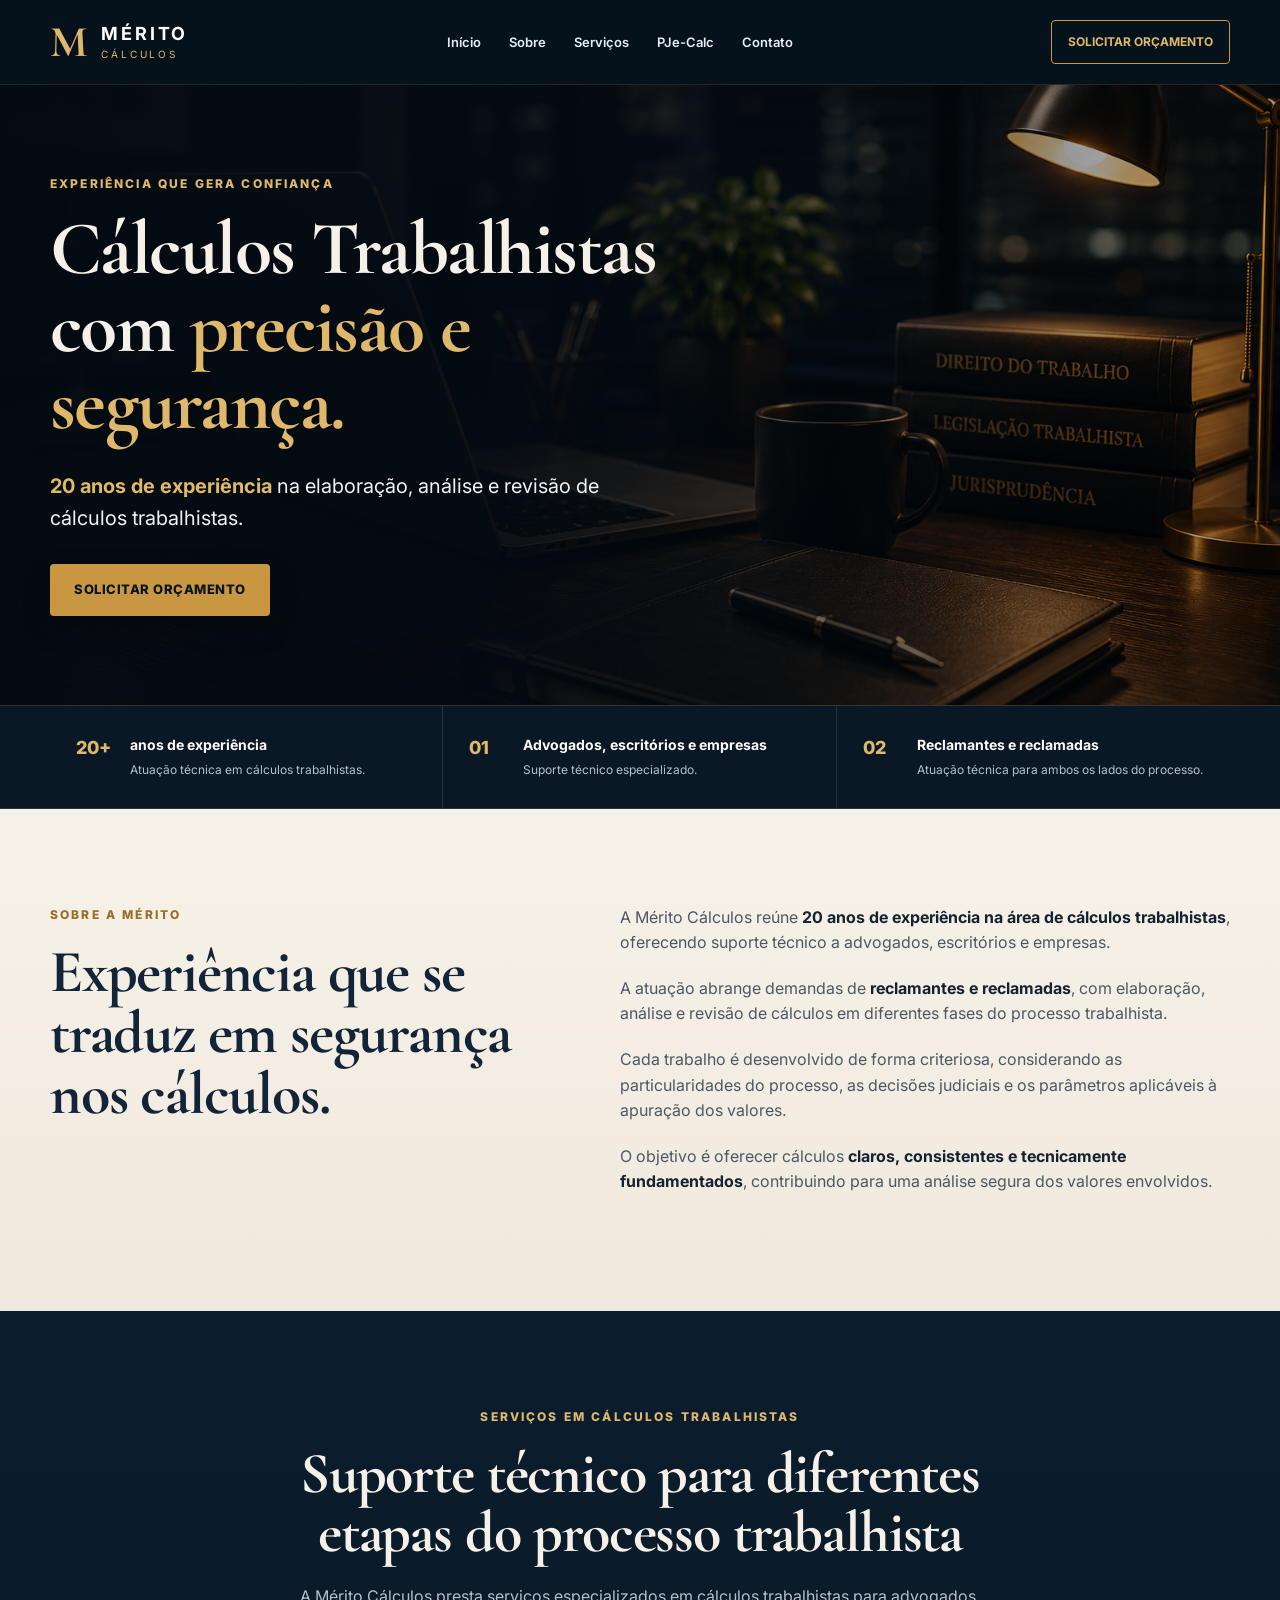
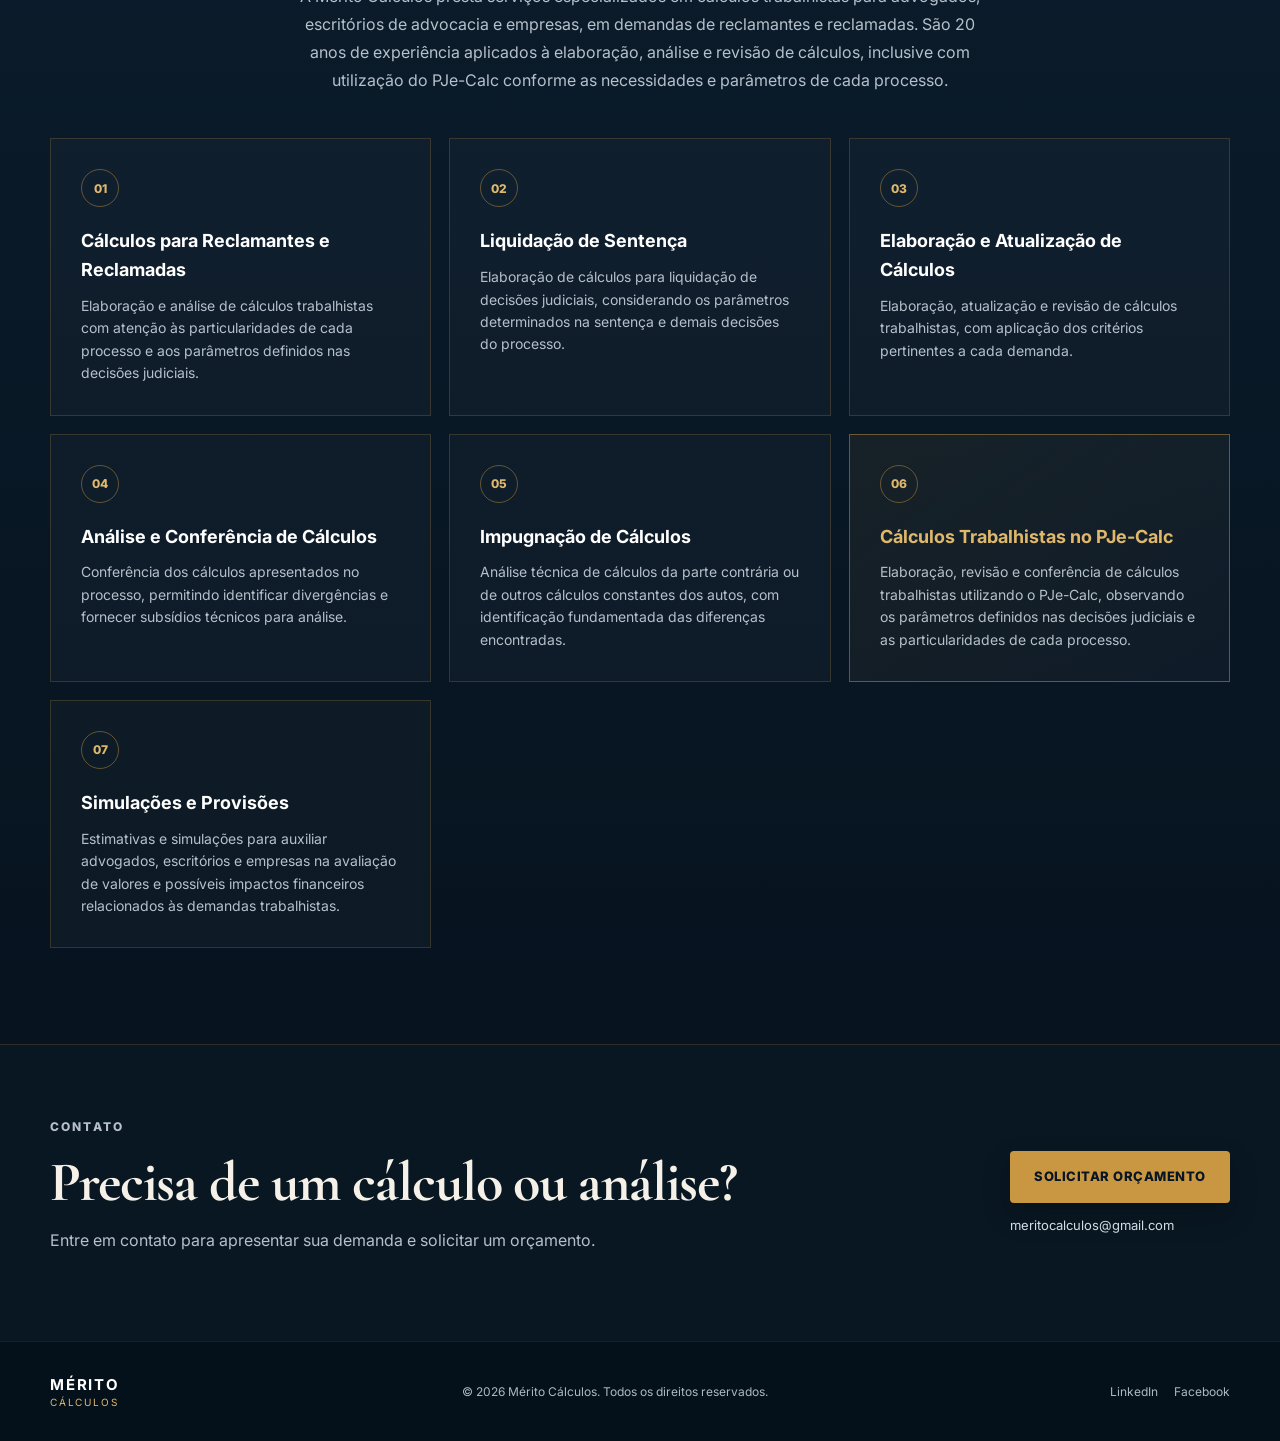
<file: index.html>
<!DOCTYPE html>
<html lang="pt-BR">
<head>
  <!-- Google Analytics -->
<script async src="https://www.googletagmanager.com/gtag/js?id=G-BDPS4C296Q"></script>
<script>
  window.dataLayer = window.dataLayer || [];
  function gtag(){dataLayer.push(arguments);}
  gtag('js', new Date());

  gtag('config', 'G-BDPS4C296Q');
</script>
  <meta charset="UTF-8" />
  <meta name="viewport" content="width=device-width, initial-scale=1.0" />

  <title>Mérito Cálculos | Cálculos Trabalhistas para Advogados, Escritórios e Empresas</title>
  <meta name="description" content="Mérito Cálculos: 20 anos de experiência em cálculos trabalhistas, PJe-Calc, liquidação de sentença, análise, conferência, impugnação e atualização para advogados, escritórios e empresas." />
  <meta name="robots" content="index, follow, max-image-preview:large" />
  <meta name="author" content="Mérito Cálculos" />
  <meta name="theme-color" content="#07131f" />

  <link rel="canonical" href="https://meritocalculos.com.br/" />

  <meta property="og:locale" content="pt_BR" />
  <meta property="og:type" content="website" />
  <meta property="og:site_name" content="Mérito Cálculos" />
  <meta property="og:title" content="Mérito Cálculos | Cálculos Trabalhistas" />
  <meta property="og:description" content="20 anos de experiência em cálculos trabalhistas para advogados, escritórios e empresas, em demandas de reclamantes e reclamadas." />
  <meta property="og:url" content="https://meritocalculos.com.br/" />
  <meta property="og:image" content="https://meritocalculos.com.br/hero-office.png" />
  <meta property="og:image:alt" content="Ambiente profissional da Mérito Cálculos" />

  <meta name="twitter:card" content="summary_large_image" />
  <meta name="twitter:title" content="Mérito Cálculos | Cálculos Trabalhistas" />
  <meta name="twitter:description" content="20 anos de experiência em cálculos trabalhistas para advogados, escritórios e empresas." />
  <meta name="twitter:image" content="https://meritocalculos.com.br/hero-office.png" />

  <link rel="stylesheet" href="style.css" />

  <script type="application/ld+json">
  {
    "@context": "https://schema.org",
    "@graph": [
      {
        "@type": "Organization",
        "@id": "https://meritocalculos.com.br/#organization",
        "name": "Mérito Cálculos",
        "url": "https://meritocalculos.com.br/",
        "email": "mailto:meritocalculos@gmail.com",
        "sameAs": [
          "https://www.linkedin.com/in/m%C3%A9rito-c%C3%A1lculos-judiciais-287263148/",
          "https://www.facebook.com/calculos.merito/?locale=pt_BR"
        ]
      },
      {
        "@type": "WebSite",
        "@id": "https://meritocalculos.com.br/#website",
        "url": "https://meritocalculos.com.br/",
        "name": "Mérito Cálculos",
        "inLanguage": "pt-BR",
        "publisher": {
          "@id": "https://meritocalculos.com.br/#organization"
        }
      },
      {
        "@type": "Service",
        "@id": "https://meritocalculos.com.br/#service",
        "name": "Cálculos Trabalhistas",
        "serviceType": "Elaboração, análise, revisão, liquidação, atualização, PJe-Calc e simulação de cálculos trabalhistas",
        "provider": {
          "@id": "https://meritocalculos.com.br/#organization"
        },
        "areaServed": "BR",
        "audience": [
          {"@type": "Audience", "audienceType": "Advogados"},
          {"@type": "Audience", "audienceType": "Escritórios de advocacia"},
          {"@type": "Audience", "audienceType": "Empresas"}
        ]
      }
    ]
  }
  </script>
</head>
<body>
  <header class="topbar">
    <div class="container nav-wrap">
      <a class="brand" href="#inicio" aria-label="Mérito Cálculos">
        <span class="brand-mark">M</span>
        <span class="brand-text">
          <strong>MÉRITO</strong>
          <small>CÁLCULOS</small>
        </span>
      </a>
      <nav class="nav">
        <a href="#inicio">Início</a>
        <a href="#sobre">Sobre</a>
        <a href="#servicos">Serviços</a>
        <a href="pjecalc.html">PJe-Calc</a>
        <a href="#contato">Contato</a>
      </nav>
      <a class="top-cta" href="https://mail.google.com/mail/?view=cm&fs=1&to=meritocalculos@gmail.com&su=Solicita%C3%A7%C3%A3o%20de%20or%C3%A7amento%20-%20M%C3%A9rito%20C%C3%A1lculos" target="_blank" rel="noopener noreferrer">Solicitar orçamento</a>
    </div>
  </header>

  <main>
    <section class="hero" id="inicio">
      <div class="hero-overlay"></div>
      <div class="container hero-content">
        <div class="hero-copy">
          <p class="eyebrow">EXPERIÊNCIA QUE GERA CONFIANÇA</p>
          <h1>Cálculos Trabalhistas<br>com <span>precisão e segurança.</span></h1>
          <p class="hero-text">
            <strong>20 anos de experiência</strong> na elaboração, análise e revisão de cálculos trabalhistas.
          </p>
          <a class="cta" href="https://mail.google.com/mail/?view=cm&fs=1&to=meritocalculos@gmail.com&su=Solicita%C3%A7%C3%A3o%20de%20or%C3%A7amento%20-%20M%C3%A9rito%20C%C3%A1lculos" target="_blank" rel="noopener noreferrer">SOLICITAR ORÇAMENTO</a>
        </div>
      </div>
    </section>

    <section class="highlights">
      <div class="container highlights-grid">
        <div class="highlight">
          <span class="num">20+</span>
          <div><strong>anos de experiência</strong><p>Atuação técnica em cálculos trabalhistas.</p></div>
        </div>
        <div class="highlight">
          <span class="num">01</span>
          <div><strong>Advogados, escritórios e empresas</strong><p>Suporte técnico especializado.</p></div>
        </div>
        <div class="highlight">
          <span class="num">02</span>
          <div><strong>Reclamantes e reclamadas</strong><p>Atuação técnica para ambos os lados do processo.</p></div>
        </div>
      </div>
    </section>

    <section class="section about" id="sobre">
      <div class="container about-grid">
        <div class="about-title">
          <p class="eyebrow">SOBRE A MÉRITO</p>
          <h2>Experiência que se traduz em segurança nos cálculos.</h2>
        </div>
        <div class="about-copy">
          <p>A Mérito Cálculos reúne <strong>20 anos de experiência na área de cálculos trabalhistas</strong>, oferecendo suporte técnico a advogados, escritórios e empresas.</p>
          <p>A atuação abrange demandas de <strong>reclamantes e reclamadas</strong>, com elaboração, análise e revisão de cálculos em diferentes fases do processo trabalhista.</p>
          <p>Cada trabalho é desenvolvido de forma criteriosa, considerando as particularidades do processo, as decisões judiciais e os parâmetros aplicáveis à apuração dos valores.</p>
          <p>O objetivo é oferecer cálculos <strong>claros, consistentes e tecnicamente fundamentados</strong>, contribuindo para uma análise segura dos valores envolvidos.</p>
        </div>
      </div>
    </section>

    <section class="section services" id="servicos"><div class="container"><div class="section-heading"><p class="eyebrow">SERVIÇOS EM CÁLCULOS TRABALHISTAS</p><h2>Suporte técnico para diferentes etapas do processo trabalhista</h2><p style="max-width:850px;margin:20px auto 0;color:var(--muted);font-size:16px;line-height:1.75">A Mérito Cálculos presta serviços especializados em cálculos trabalhistas para advogados, escritórios de advocacia e empresas, em demandas de reclamantes e reclamadas. São 20 anos de experiência aplicados à elaboração, análise e revisão de cálculos, inclusive com utilização do PJe-Calc conforme as necessidades e parâmetros de cada processo.</p></div><div class="cards">
<article class="card"><span>01</span><h3>Cálculos para Reclamantes e Reclamadas</h3><p>Elaboração e análise de cálculos trabalhistas com atenção às particularidades de cada processo e aos parâmetros definidos nas decisões judiciais.</p></article>
<article class="card"><span>02</span><h3><a href="liquidacao-sentenca-trabalhista.html">Liquidação de Sentença</a></h3><p>Elaboração de cálculos para liquidação de decisões judiciais, considerando os parâmetros determinados na sentença e demais decisões do processo.</p></article>
<article class="card"><span>03</span><h3>Elaboração e Atualização de Cálculos</h3><p>Elaboração, atualização e revisão de cálculos trabalhistas, com aplicação dos critérios pertinentes a cada demanda.</p></article>
<article class="card"><span>04</span><h3>Análise e Conferência de Cálculos</h3><p>Conferência dos cálculos apresentados no processo, permitindo identificar divergências e fornecer subsídios técnicos para análise.</p></article>
<article class="card"><span>05</span><h3>Impugnação de Cálculos</h3><p>Análise técnica de cálculos da parte contrária ou de outros cálculos constantes dos autos, com identificação fundamentada das diferenças encontradas.</p></article>
<article class="card" style="border-color:rgba(201,151,66,.48);background:linear-gradient(145deg,rgba(201,151,66,.08),rgba(255,255,255,.025))"><span>06</span><h3 style="color:var(--gold2)"><a href="pjecalc.html">Cálculos Trabalhistas no PJe-Calc</a></h3><p>Elaboração, revisão e conferência de cálculos trabalhistas utilizando o PJe-Calc, observando os parâmetros definidos nas decisões judiciais e as particularidades de cada processo.</p></article>
<article class="card"><span>07</span><h3>Simulações e Provisões</h3><p>Estimativas e simulações para auxiliar advogados, escritórios e empresas na avaliação de valores e possíveis impactos financeiros relacionados às demandas trabalhistas.</p></article>
</div></div></section>

    <section class="contact" id="contato">
      <div class="container contact-grid">
        <div>
          <p class="eyebrow">CONTATO</p>
          <h2>Precisa de um cálculo ou análise?</h2>
          <p>Entre em contato para apresentar sua demanda e solicitar um orçamento.</p>
        </div>
        <div class="contact-actions">
          <a class="cta" href="https://mail.google.com/mail/?view=cm&fs=1&to=meritocalculos@gmail.com&su=Solicita%C3%A7%C3%A3o%20de%20or%C3%A7amento%20-%20M%C3%A9rito%20C%C3%A1lculos" target="_blank" rel="noopener noreferrer">SOLICITAR ORÇAMENTO</a>
          <a href="mailto:meritocalculos@gmail.com" class="email">meritocalculos@gmail.com</a>
        </div>
      </div>
    </section>
  </main>

  <footer>
    <div class="container footer-grid">
      <div class="footer-brand">
        <strong>MÉRITO</strong>
        <span>CÁLCULOS</span>
      </div>
      <p>© 2026 Mérito Cálculos. Todos os direitos reservados.</p>
      <div class="socials">
        <a href="https://www.linkedin.com/in/m%C3%A9rito-c%C3%A1lculos-judiciais-287263148/" target="_blank" rel="noopener noreferrer">LinkedIn</a>
        <a href="https://www.facebook.com/calculos.merito/?locale=pt_BR" target="_blank" rel="noopener noreferrer">Facebook</a>
      </div>
    </div>
  </footer>
</body>
</html>
</file>
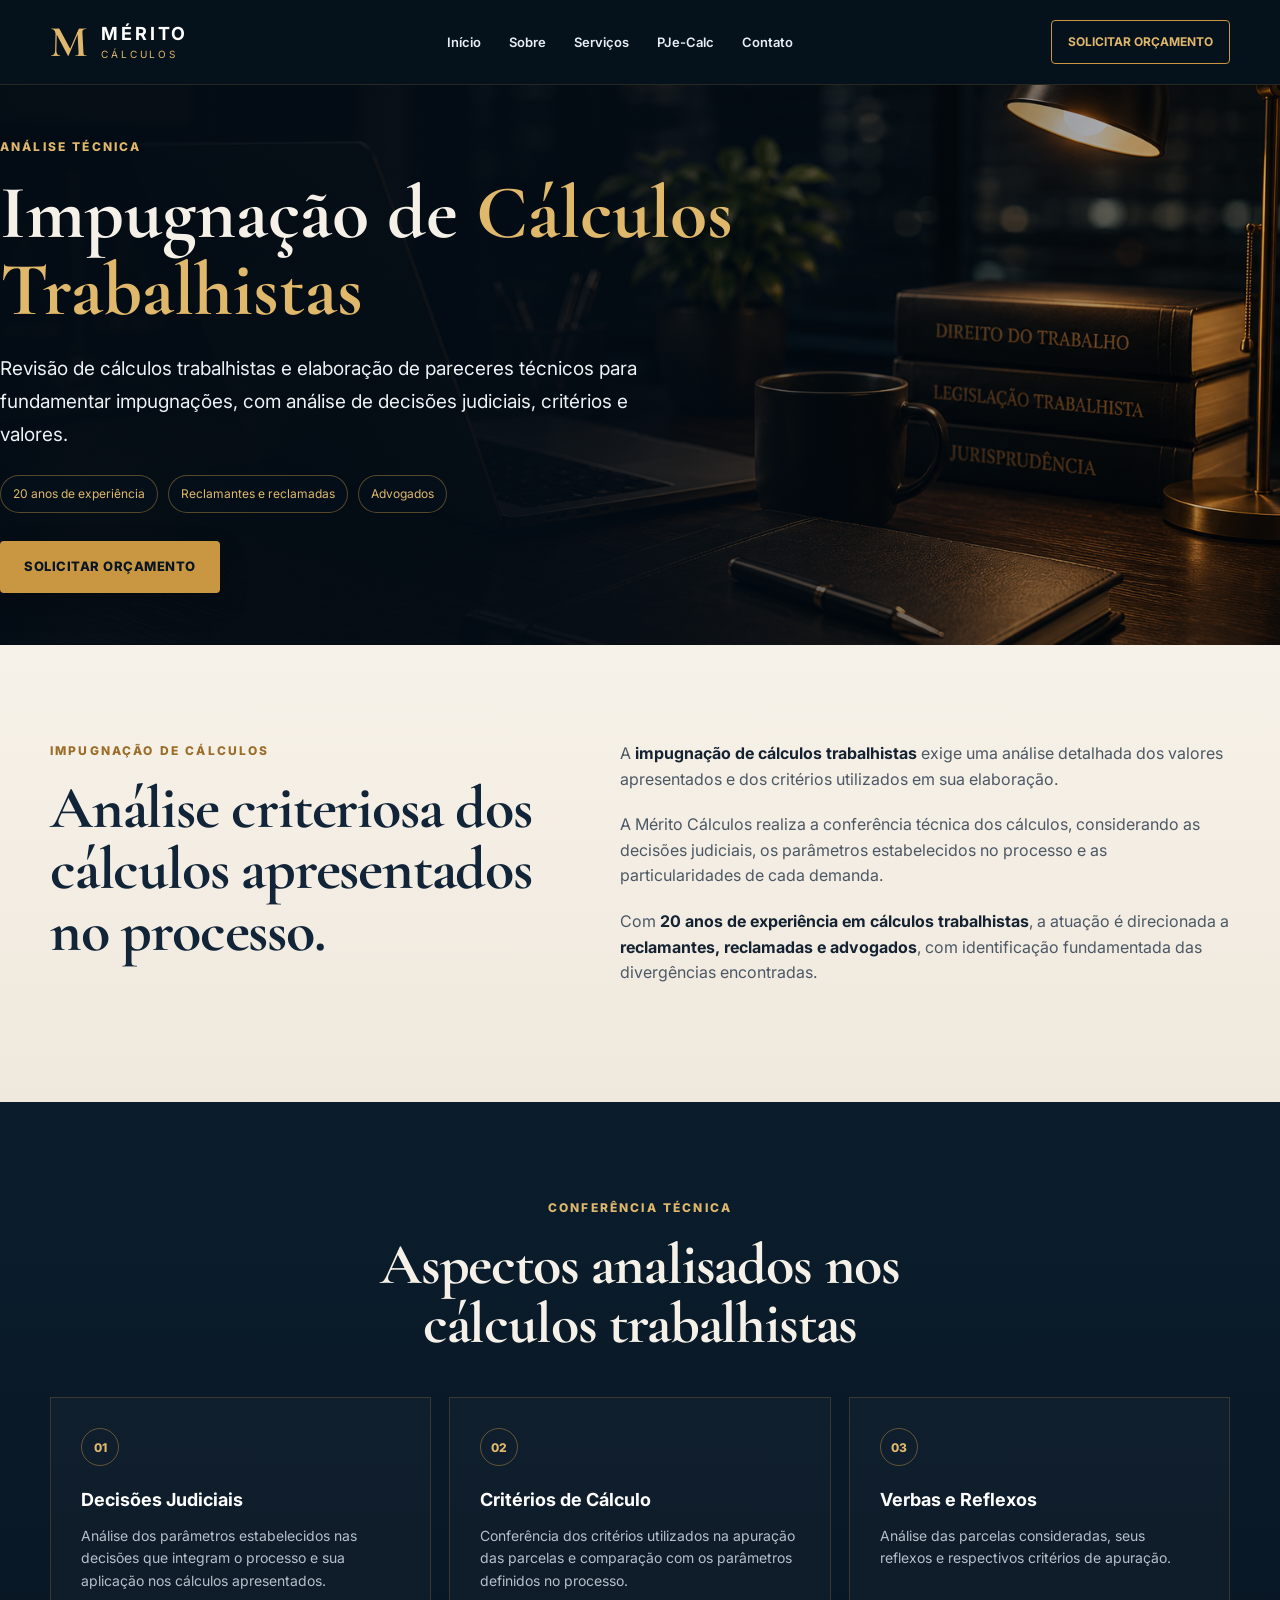
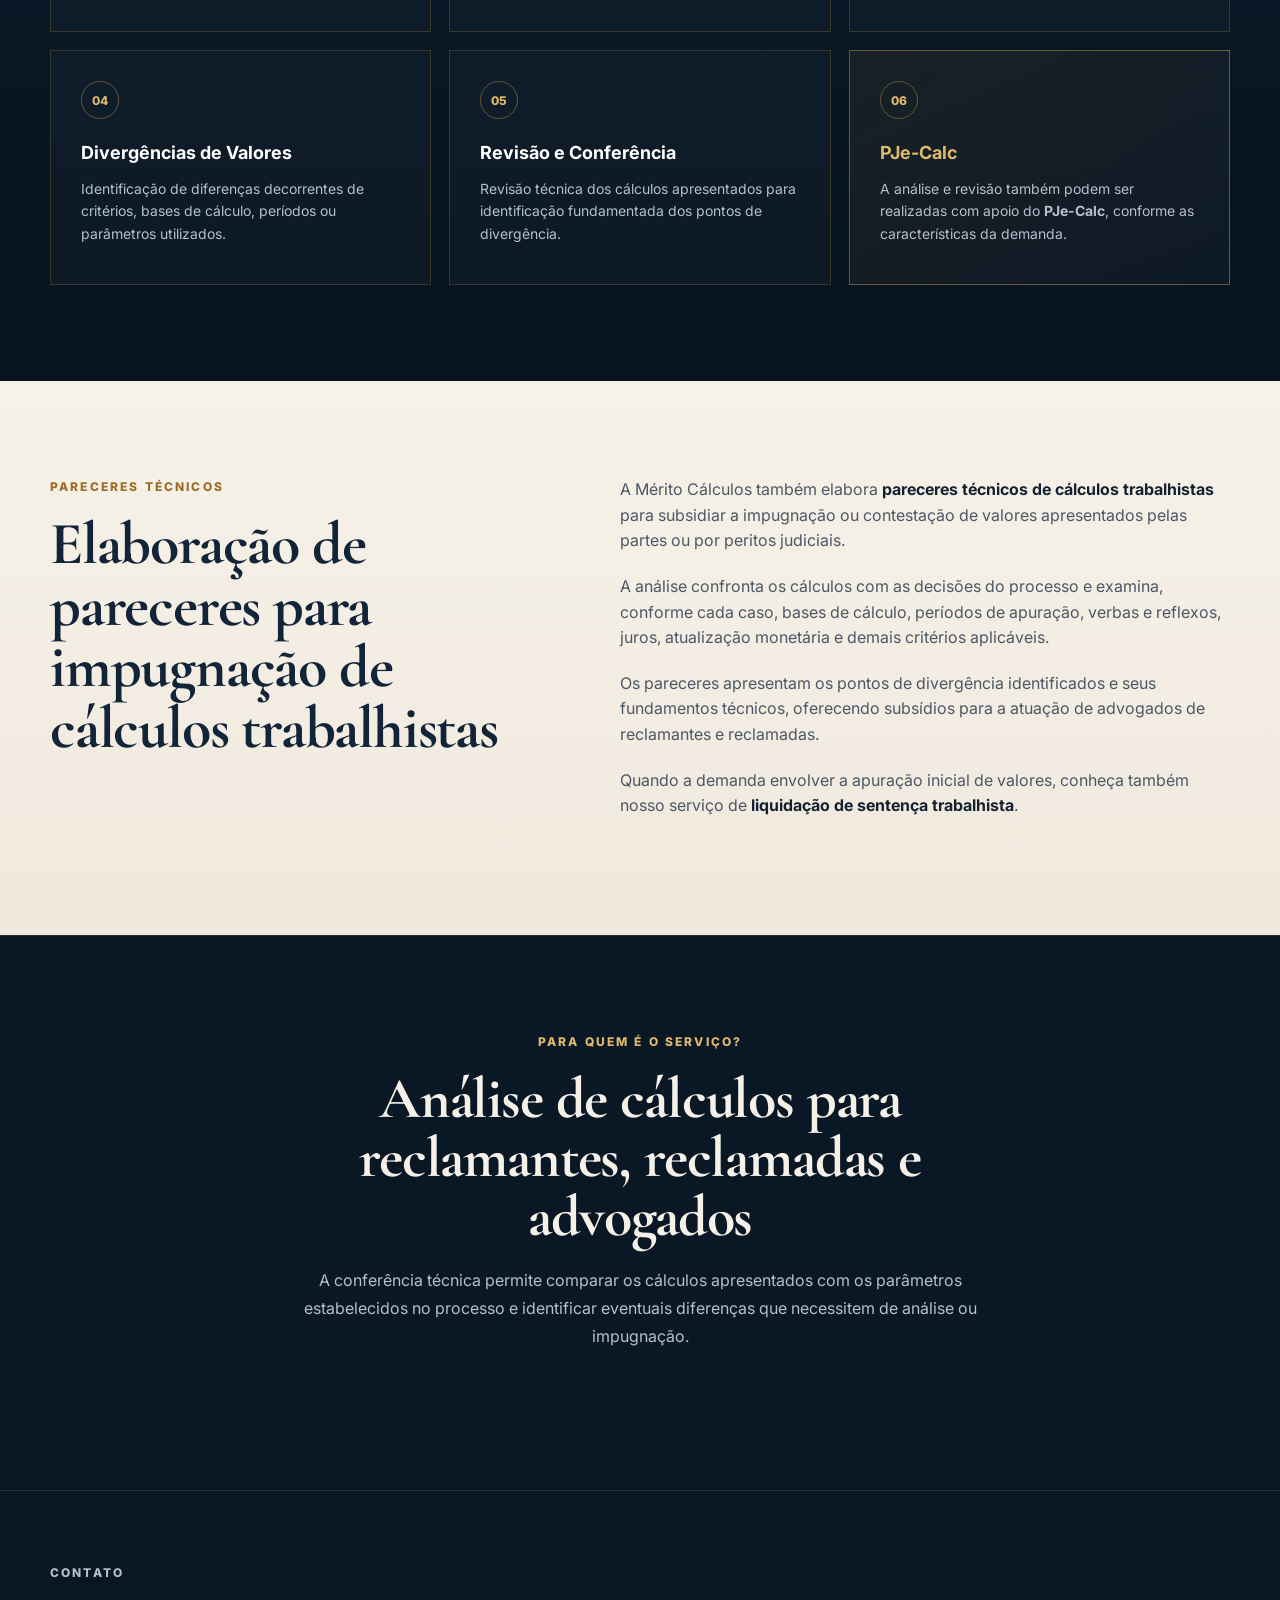
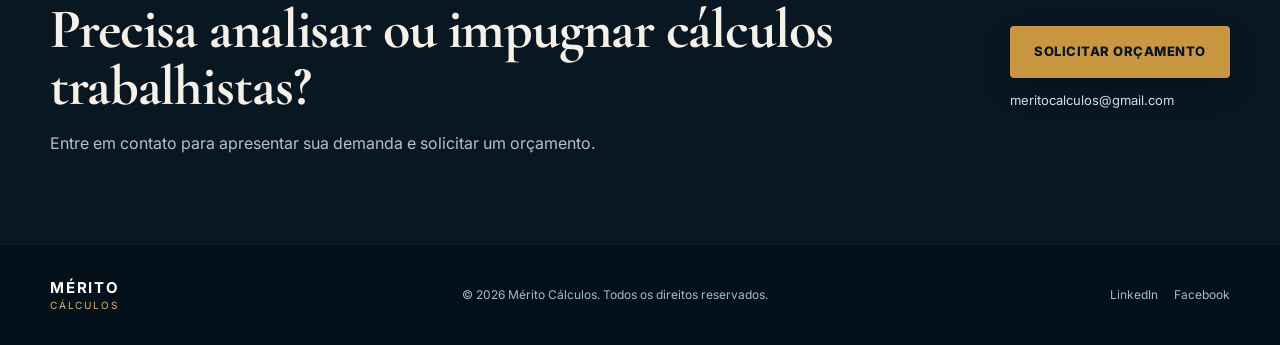
<file: impugnacao-calculos-trabalhistas.html>
<!DOCTYPE html>
<html lang="pt-BR">
<head>
 <!-- Google Analytics -->
 <script async src="https://www.googletagmanager.com/gtag/js?id=G-BDPS4C296Q"></script>
 <script>
    window.dataLayer = window.dataLayer || [];
    function gtag(){dataLayer.push(arguments);}
    gtag('js', new Date());

    gtag('config', 'G-BDPS4C296Q');
 </script>

 <meta charset="UTF-8">
 <meta name="viewport" content="width=device-width, initial-scale=1.0">

 <title>Impugnação de Cálculos Trabalhistas | Mérito Cálculos</title>

 <meta name="description" content="Impugnação de cálculos trabalhistas e elaboração de pareceres técnicos para advogados, reclamantes e reclamadas. Revisão de cálculos judiciais.">

 <meta name="robots" content="index, follow, max-image-preview:large">

 <link rel="canonical" href="https://meritocalculos.com.br/impugnacao-calculos-trabalhistas.html">

 <meta property="og:locale" content="pt_BR">
 <meta property="og:type" content="website">
 <meta property="og:site_name" content="Mérito Cálculos">
 <meta property="og:title" content="Impugnação de Cálculos Trabalhistas | Mérito Cálculos">
 <meta property="og:description" content="Análise técnica e revisão de cálculos trabalhistas para identificação fundamentada de divergências de critérios, parâmetros e valores.">
 <meta property="og:url" content="https://meritocalculos.com.br/impugnacao-calculos-trabalhistas.html">
 <meta property="og:image" content="https://meritocalculos.com.br/hero-office.png">

 <link rel="stylesheet" href="style.css">

 <script type="application/ld+json">
  {
    "@context":"https://schema.org",
    "@type":"Service",
    "name":"Impugnação de Cálculos Trabalhistas",
    "serviceType":"Análise técnica e revisão para impugnação de cálculos trabalhistas",
    "url":"https://meritocalculos.com.br/impugnacao-calculos-trabalhistas.html",
    "provider":{
      "@type":"Organization",
      "name":"Mérito Cálculos",
      "url":"https://meritocalculos.com.br/"
    },
    "audience":[
      {"@type":"Audience","audienceType":"Reclamantes"},
      {"@type":"Audience","audienceType":"Reclamadas"},
      {"@type":"Audience","audienceType":"Advogados"}
    ],
    "areaServed":"BR"
  }
 </script>
</head>

<body>

 <header class="topbar">
 <div class="container nav-wrap">

 <a class="brand" href="index.html" aria-label="Mérito Cálculos">
 <span class="brand-mark">M</span>
 <span class="brand-text">
 <strong>MÉRITO</strong>
 <small>CÁLCULOS</small>
 </span>
 </a>

 <nav class="nav">
 <a href="index.html">Início</a>
 <a href="index.html#sobre">Sobre</a>
 <a href="index.html#servicos">Serviços</a>
 <a href="pjecalc.html">PJe-Calc</a>
 <a href="index.html#contato">Contato</a>
 </nav>

 <a class="top-cta"
 target="_blank"
 rel="noopener noreferrer"
 href="https://mail.google.com/mail/?view=cm&fs=1&to=meritocalculos@gmail.com&su=Solicita%C3%A7%C3%A3o%20de%20or%C3%A7amento%20-%20Impugna%C3%A7%C3%A3o%20de%20C%C3%A1lculos">
         Solicitar orçamento
 </a>

 </div>
 </header>


 <main>

 <section class="subhero">
 <div class="container subhero-grid">
 <div>

 <p class="eyebrow">ANÁLISE TÉCNICA</p>

 <h1>
            Impugnação de <span>Cálculos Trabalhistas</span>
 </h1>

 <p class="subhero-lead">
            Revisão de cálculos trabalhistas e elaboração de pareceres técnicos para fundamentar impugnações, com análise de decisões judiciais, critérios e valores.
 </p>

 <div class="subhero-badges">
 <span>20 anos de experiência</span>
 <span>Reclamantes e reclamadas</span>
 <span>Advogados</span>
 </div>

 <a class="cta"
 target="_blank"
 rel="noopener noreferrer"
 href="https://mail.google.com/mail/?view=cm&fs=1&to=meritocalculos@gmail.com&su=Solicita%C3%A7%C3%A3o%20de%20or%C3%A7amento%20-%20Impugna%C3%A7%C3%A3o%20de%20C%C3%A1lculos">
             SOLICITAR ORÇAMENTO
 </a>

 </div>
 </div>
 </section>


 <section class="section about">
 <div class="container about-grid">

 <div class="about-title">
 <p class="eyebrow">IMPUGNAÇÃO DE CÁLCULOS</p>
 <h2>Análise criteriosa dos cálculos apresentados no processo.</h2>
 </div>

 <div class="about-copy">

 <p>
            A <strong>impugnação de cálculos trabalhistas</strong> exige uma análise detalhada dos valores apresentados e dos critérios utilizados em sua elaboração.
 </p>

 <p>
            A Mérito Cálculos realiza a conferência técnica dos cálculos, considerando as decisões judiciais, os parâmetros estabelecidos no processo e as particularidades de cada demanda.
 </p>

 <p>
            Com <strong>20 anos de experiência em cálculos trabalhistas</strong>, a atuação é direcionada a <strong>reclamantes, reclamadas e advogados</strong>, com identificação fundamentada das divergências encontradas.
 </p>

 </div>
 </div>
 </section>


 <section class="section services">
 <div class="container">

 <div class="section-heading">
 <p class="eyebrow">CONFERÊNCIA TÉCNICA</p>
 <h2>Aspectos analisados nos cálculos trabalhistas</h2>
 </div>

 <div class="cards">

 <article class="card">
 <span>01</span>
 <h3>Decisões Judiciais</h3>
 <p>Análise dos parâmetros estabelecidos nas decisões que integram o processo e sua aplicação nos cálculos apresentados.</p>
 </article>

 <article class="card">
 <span>02</span>
 <h3>Critérios de Cálculo</h3>
 <p>Conferência dos critérios utilizados na apuração das parcelas e comparação com os parâmetros definidos no processo.</p>
 </article>

 <article class="card">
 <span>03</span>
 <h3>Verbas e Reflexos</h3>
 <p>Análise das parcelas consideradas, seus reflexos e respectivos critérios de apuração.</p>
 </article>

 <article class="card">
 <span>04</span>
 <h3>Divergências de Valores</h3>
 <p>Identificação de diferenças decorrentes de critérios, bases de cálculo, períodos ou parâmetros utilizados.</p>
 </article>

 <article class="card">
 <span>05</span>
 <h3>Revisão e Conferência</h3>
 <p>Revisão técnica dos cálculos apresentados para identificação fundamentada dos pontos de divergência.</p>
 </article>

 <article class="card pjecalc-card">
 <span>06</span>
 <h3>PJe-Calc</h3>
 <p>
              A análise e revisão também podem ser realizadas com apoio do
 <a href="pjecalc.html"><strong>PJe-Calc</strong></a>,
              conforme as características da demanda.
 </p>
 </article>

 </div>
 </div>
 </section>


     <section class="section about">
      <div class="container about-grid">
        <div class="about-title">
          <p class="eyebrow">PARECERES TÉCNICOS</p>
          <h2>Elaboração de pareceres para impugnação de cálculos trabalhistas</h2>
        </div>
        <div class="about-copy">
          <p>A Mérito Cálculos também elabora <strong>pareceres técnicos de cálculos trabalhistas</strong> para subsidiar a impugnação ou contestação de valores apresentados pelas partes ou por peritos judiciais.</p>
          <p>A análise confronta os cálculos com as decisões do processo e examina, conforme cada caso, bases de cálculo, períodos de apuração, verbas e reflexos, juros, atualização monetária e demais critérios aplicáveis.</p>
          <p>Os pareceres apresentam os pontos de divergência identificados e seus fundamentos técnicos, oferecendo subsídios para a atuação de advogados de reclamantes e reclamadas.</p>
          <p>Quando a demanda envolver a apuração inicial de valores, conheça também nosso serviço de <a href="liquidacao-sentenca-trabalhista.html"><strong>liquidação de sentença trabalhista</strong></a>.</p>
        </div>
      </div>
    </section>

<section class="section pjecalc-audience">
 <div class="container">

 <div class="section-heading">

 <p class="eyebrow">PARA QUEM É O SERVIÇO?</p>

 <h2>
            Análise de cálculos para reclamantes, reclamadas e advogados
 </h2>

 <p class="section-intro">
            A conferência técnica permite comparar os cálculos apresentados com os parâmetros estabelecidos no processo e identificar eventuais diferenças que necessitem de análise ou impugnação.
 </p>

 </div>

 </div>
 </section>


 <section class="contact" id="contato">
 <div class="container contact-grid">

 <div>
 <p class="eyebrow">CONTATO</p>

 <h2>
            Precisa analisar ou impugnar cálculos trabalhistas?
 </h2>

 <p>
            Entre em contato para apresentar sua demanda e solicitar um orçamento.
 </p>
 </div>

 <div class="contact-actions">

 <a class="cta"
 target="_blank"
 rel="noopener noreferrer"
 href="https://mail.google.com/mail/?view=cm&fs=1&to=meritocalculos@gmail.com&su=Solicita%C3%A7%C3%A3o%20de%20or%C3%A7amento%20-%20Impugna%C3%A7%C3%A3o%20de%20C%C3%A1lculos">
             SOLICITAR ORÇAMENTO
 </a>

 <a href="mailto:meritocalculos@gmail.com" class="email">
            meritocalculos@gmail.com
 </a>

 </div>

 </div>
 </section>

 </main>


 <footer>
 <div class="container footer-grid">

 <div class="footer-brand">
 <strong>MÉRITO</strong>
 <span>CÁLCULOS</span>
 </div>

 <p>© 2026 Mérito Cálculos. Todos os direitos reservados.</p>

 <div class="socials">

 <a href="https://www.linkedin.com/in/m%C3%A9rito-c%C3%A1lculos-judiciais-287263148/"
 target="_blank"
 rel="noopener noreferrer">
           LinkedIn
 </a>

 <a href="https://www.facebook.com/calculos.merito/?locale=pt_BR"
 target="_blank"
 rel="noopener noreferrer">
           Facebook
 </a>

 </div>

 </div>
 </footer>

</body>
</html>
</file>
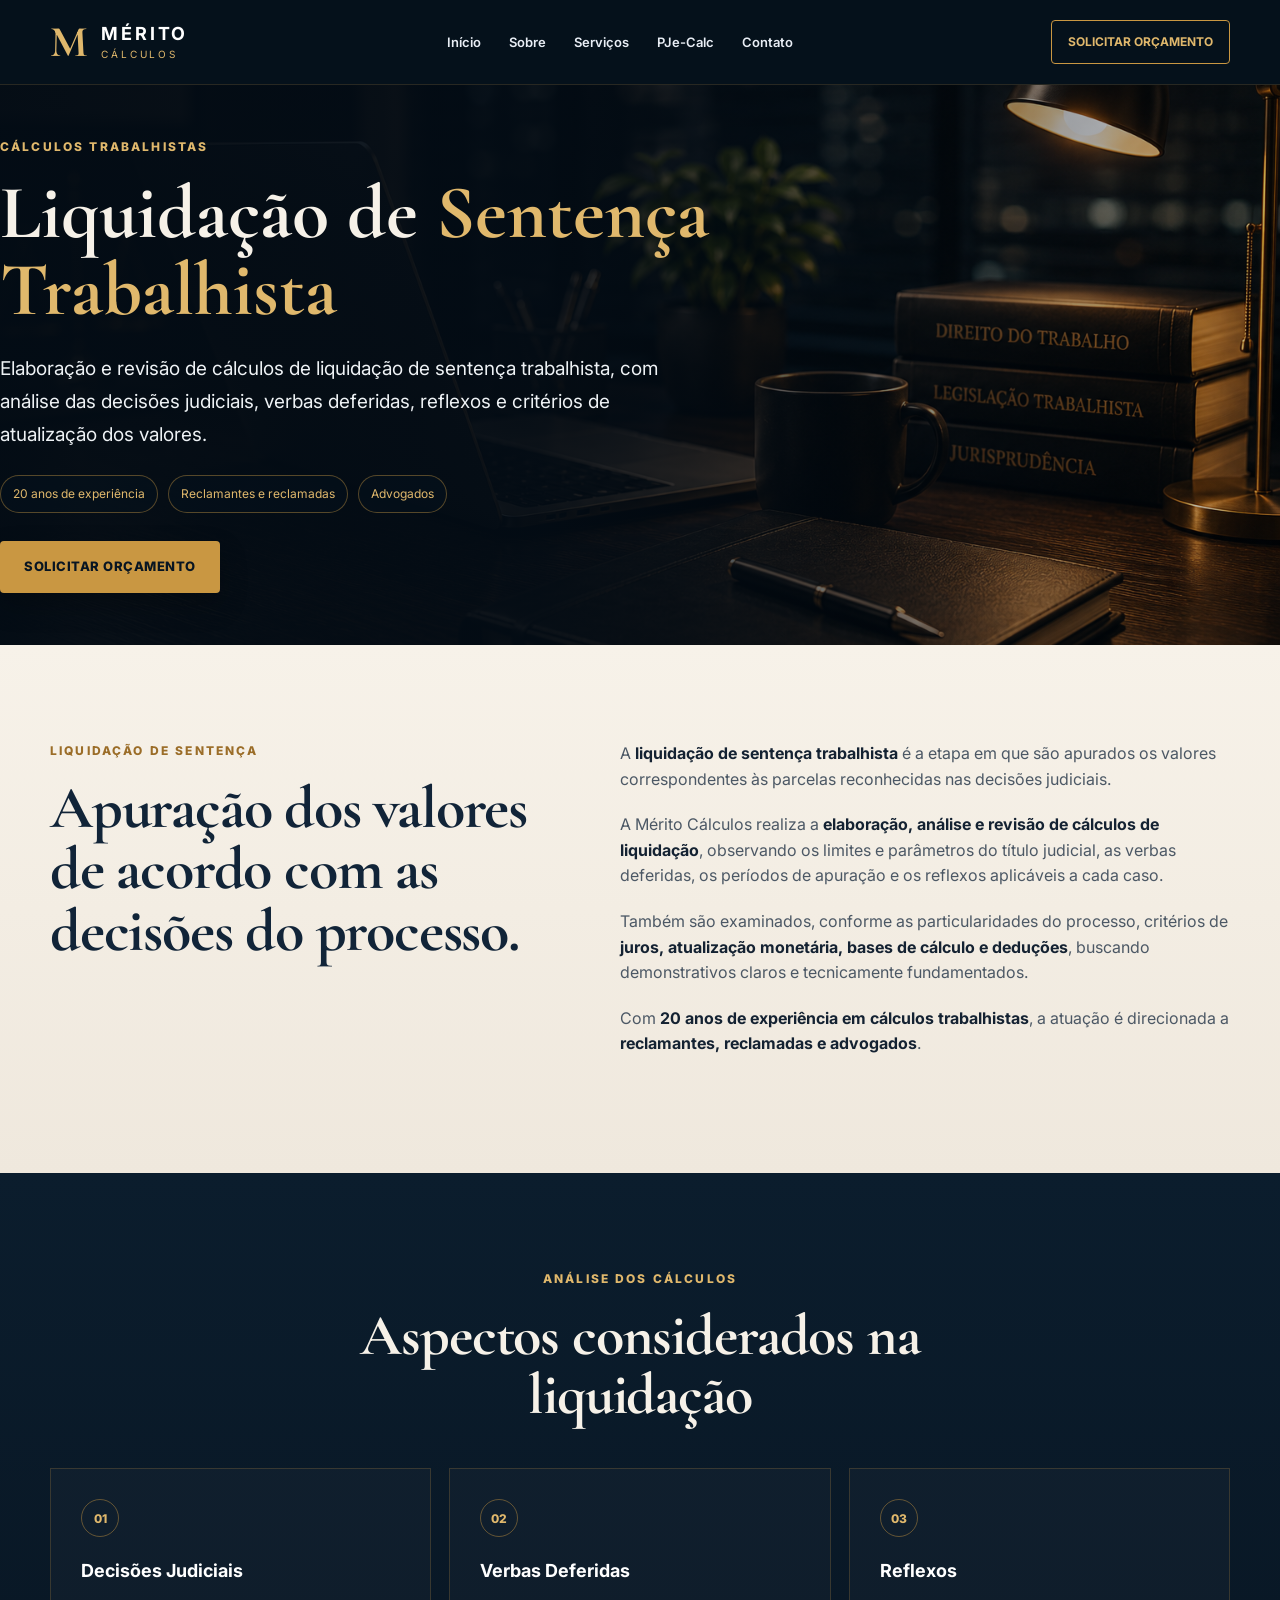
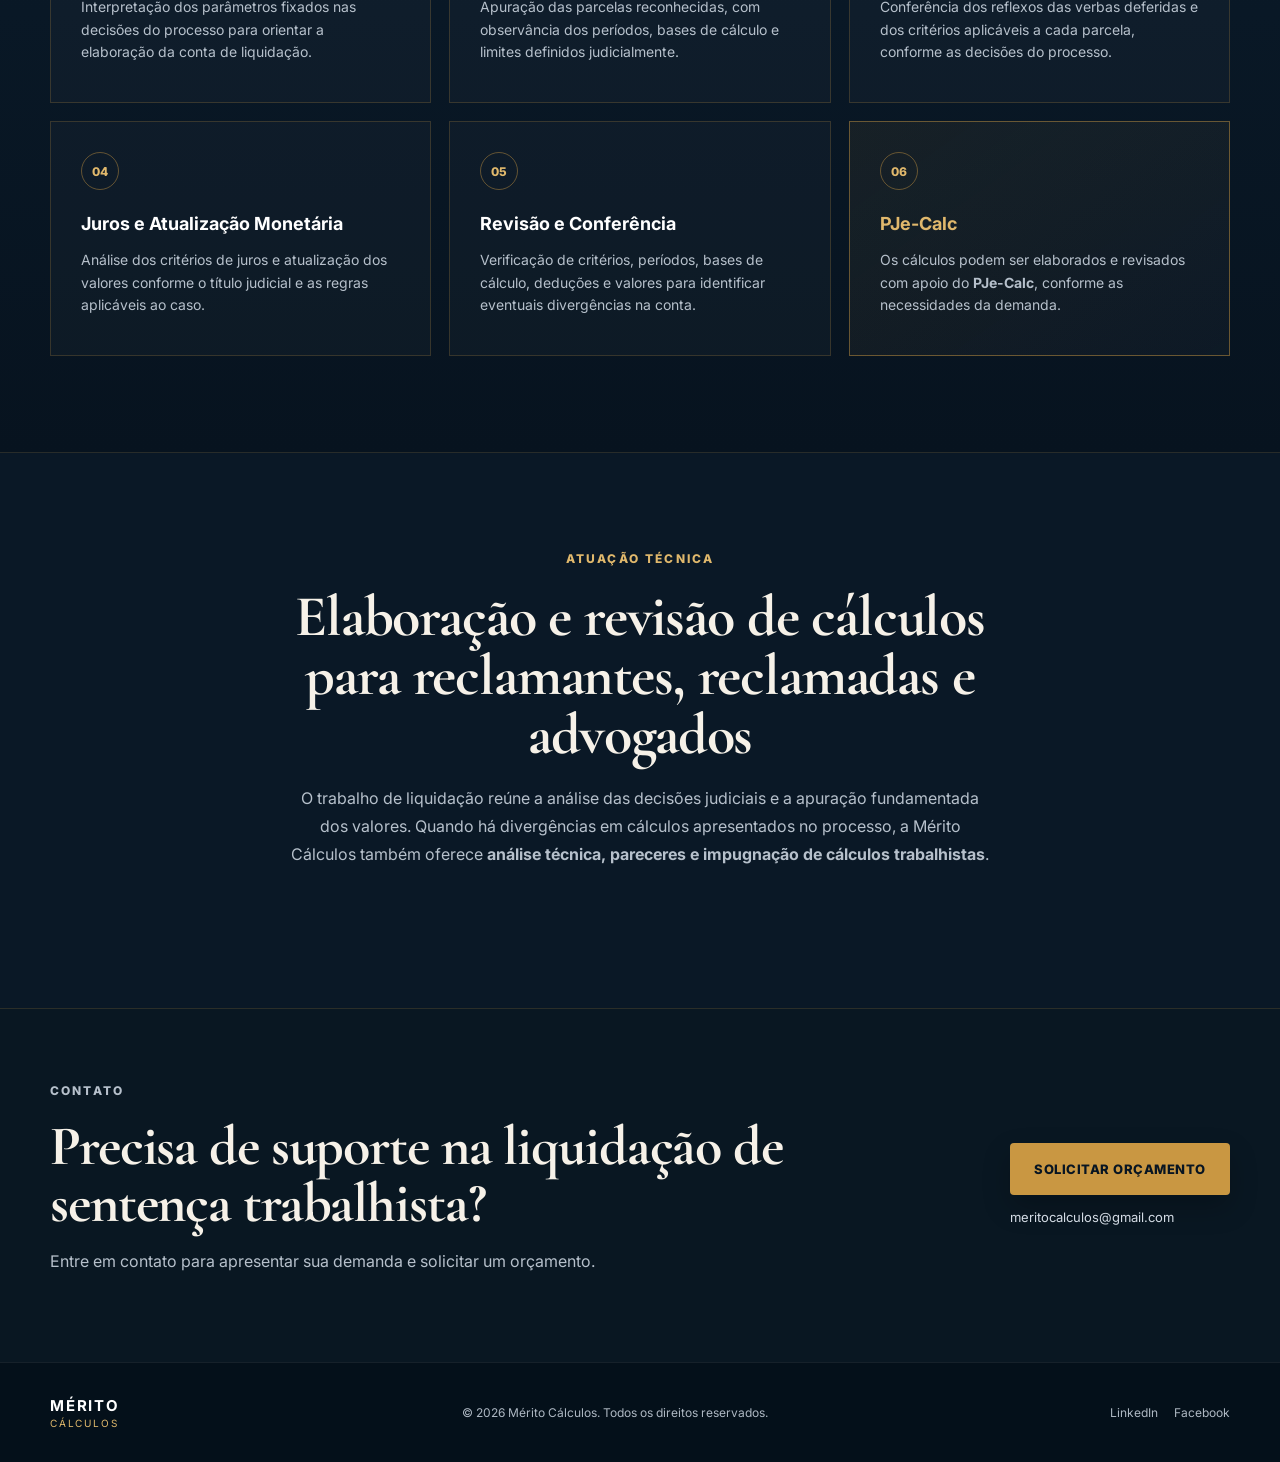
<file: liquidacao-sentenca-trabalhista.html>
<!DOCTYPE html>
<html lang="pt-BR">
<head>
  <!-- Google Analytics -->
  <script async src="https://www.googletagmanager.com/gtag/js?id=G-BDPS4C296Q"></script>
  <script>
    window.dataLayer = window.dataLayer || [];
    function gtag(){dataLayer.push(arguments);}
    gtag('js', new Date());
    gtag('config', 'G-BDPS4C296Q');
  </script>
  <meta charset="UTF-8">
  <meta name="viewport" content="width=device-width, initial-scale=1.0">
  <title>Liquidação de Sentença Trabalhista | Mérito Cálculos</title>
  <meta name="description" content="Elaboração e revisão de cálculos de liquidação de sentença trabalhista para advogados, reclamantes e reclamadas. Análise técnica de verbas, reflexos e atualização.">
  <meta name="robots" content="index, follow, max-image-preview:large">
  <link rel="canonical" href="https://meritocalculos.com.br/liquidacao-sentenca-trabalhista.html">
  <meta property="og:locale" content="pt_BR">
  <meta property="og:type" content="website">
  <meta property="og:site_name" content="Mérito Cálculos">
  <meta property="og:title" content="Liquidação de Sentença Trabalhista | Mérito Cálculos">
  <meta property="og:description" content="Elaboração, análise e revisão de cálculos de liquidação de sentença trabalhista para advogados, reclamantes e reclamadas.">
  <meta property="og:url" content="https://meritocalculos.com.br/liquidacao-sentenca-trabalhista.html">
  <meta property="og:image" content="https://meritocalculos.com.br/hero-office.png">
  <link rel="stylesheet" href="style.css">
  <script type="application/ld+json">
  {
    "@context":"https://schema.org",
    "@type":"Service",
    "name":"Liquidação de Sentença Trabalhista",
    "serviceType":"Elaboração, análise e revisão de cálculos de liquidação de sentença trabalhista",
    "url":"https://meritocalculos.com.br/liquidacao-sentenca-trabalhista.html",
    "provider":{"@type":"Organization","name":"Mérito Cálculos","url":"https://meritocalculos.com.br/"},
    "audience":[
      {"@type":"Audience","audienceType":"Reclamantes"},
      {"@type":"Audience","audienceType":"Reclamadas"},
      {"@type":"Audience","audienceType":"Advogados"}
    ],
    "areaServed":"BR"
  }
  </script>
</head>
<body>
  <header class="topbar">
    <div class="container nav-wrap">
      <a class="brand" href="index.html" aria-label="Mérito Cálculos">
        <span class="brand-mark">M</span>
        <span class="brand-text"><strong>MÉRITO</strong><small>CÁLCULOS</small></span>
      </a>
      <nav class="nav">
        <a href="index.html">Início</a>
        <a href="index.html#sobre">Sobre</a>
        <a href="index.html#servicos">Serviços</a>
        <a href="pjecalc.html">PJe-Calc</a>
        <a href="index.html#contato">Contato</a>
      </nav>
      <a class="top-cta" target="_blank" rel="noopener noreferrer" href="https://mail.google.com/mail/?view=cm&amp;fs=1&amp;to=meritocalculos@gmail.com&amp;su=Solicita%C3%A7%C3%A3o%20de%20or%C3%A7amento%20-%20Liquida%C3%A7%C3%A3o%20de%20Senten%C3%A7a">Solicitar orçamento</a>
    </div>
  </header>
  <main>
    <section class="subhero">
      <div class="container subhero-grid"><div>
        <p class="eyebrow">CÁLCULOS TRABALHISTAS</p>
        <h1>Liquidação de <span>Sentença Trabalhista</span></h1>
        <p class="subhero-lead">Elaboração e revisão de cálculos de liquidação de sentença trabalhista, com análise das decisões judiciais, verbas deferidas, reflexos e critérios de atualização dos valores.</p>
        <div class="subhero-badges"><span>20 anos de experiência</span><span>Reclamantes e reclamadas</span><span>Advogados</span></div>
        <a class="cta" target="_blank" rel="noopener noreferrer" href="https://mail.google.com/mail/?view=cm&amp;fs=1&amp;to=meritocalculos@gmail.com&amp;su=Solicita%C3%A7%C3%A3o%20de%20or%C3%A7amento%20-%20Liquida%C3%A7%C3%A3o%20de%20Senten%C3%A7a">SOLICITAR ORÇAMENTO</a>
      </div></div>
    </section>
    <section class="section about">
      <div class="container about-grid">
        <div class="about-title"><p class="eyebrow">LIQUIDAÇÃO DE SENTENÇA</p><h2>Apuração dos valores de acordo com as decisões do processo.</h2></div>
        <div class="about-copy">
          <p>A <strong>liquidação de sentença trabalhista</strong> é a etapa em que são apurados os valores correspondentes às parcelas reconhecidas nas decisões judiciais.</p>
          <p>A Mérito Cálculos realiza a <strong>elaboração, análise e revisão de cálculos de liquidação</strong>, observando os limites e parâmetros do título judicial, as verbas deferidas, os períodos de apuração e os reflexos aplicáveis a cada caso.</p>
          <p>Também são examinados, conforme as particularidades do processo, critérios de <strong>juros, atualização monetária, bases de cálculo e deduções</strong>, buscando demonstrativos claros e tecnicamente fundamentados.</p>
          <p>Com <strong>20 anos de experiência em cálculos trabalhistas</strong>, a atuação é direcionada a <strong>reclamantes, reclamadas e advogados</strong>.</p>
        </div>
      </div>
    </section>
    <section class="section services">
      <div class="container">
        <div class="section-heading"><p class="eyebrow">ANÁLISE DOS CÁLCULOS</p><h2>Aspectos considerados na liquidação</h2></div>
        <div class="cards">
          <article class="card"><span>01</span><h3>Decisões Judiciais</h3><p>Interpretação dos parâmetros fixados nas decisões do processo para orientar a elaboração da conta de liquidação.</p></article>
          <article class="card"><span>02</span><h3>Verbas Deferidas</h3><p>Apuração das parcelas reconhecidas, com observância dos períodos, bases de cálculo e limites definidos judicialmente.</p></article>
          <article class="card"><span>03</span><h3>Reflexos</h3><p>Conferência dos reflexos das verbas deferidas e dos critérios aplicáveis a cada parcela, conforme as decisões do processo.</p></article>
          <article class="card"><span>04</span><h3>Juros e Atualização Monetária</h3><p>Análise dos critérios de juros e atualização dos valores conforme o título judicial e as regras aplicáveis ao caso.</p></article>
          <article class="card"><span>05</span><h3>Revisão e Conferência</h3><p>Verificação de critérios, períodos, bases de cálculo, deduções e valores para identificar eventuais divergências na conta.</p></article>
          <article class="card pjecalc-card"><span>06</span><h3>PJe-Calc</h3><p>Os cálculos podem ser elaborados e revisados com apoio do <a href="pjecalc.html"><strong>PJe-Calc</strong></a>, conforme as necessidades da demanda.</p></article>
        </div>
      </div>
    </section>
    <section class="section pjecalc-audience">
      <div class="container">
        <div class="section-heading">
          <p class="eyebrow">ATUAÇÃO TÉCNICA</p>
          <h2>Elaboração e revisão de cálculos para reclamantes, reclamadas e advogados</h2>
          <p class="section-intro">O trabalho de liquidação reúne a análise das decisões judiciais e a apuração fundamentada dos valores. Quando há divergências em cálculos apresentados no processo, a Mérito Cálculos também oferece <a href="impugnacao-calculos-trabalhistas.html"><strong>análise técnica, pareceres e impugnação de cálculos trabalhistas</strong></a>.</p>
        </div>
      </div>
    </section>
    <section class="contact" id="contato">
      <div class="container contact-grid">
        <div><p class="eyebrow">CONTATO</p><h2>Precisa de suporte na liquidação de sentença trabalhista?</h2><p>Entre em contato para apresentar sua demanda e solicitar um orçamento.</p></div>
        <div class="contact-actions">
          <a class="cta" target="_blank" rel="noopener noreferrer" href="https://mail.google.com/mail/?view=cm&amp;fs=1&amp;to=meritocalculos@gmail.com&amp;su=Solicita%C3%A7%C3%A3o%20de%20or%C3%A7amento%20-%20Liquida%C3%A7%C3%A3o%20de%20Senten%C3%A7a">SOLICITAR ORÇAMENTO</a>
          <a href="mailto:meritocalculos@gmail.com" class="email">meritocalculos@gmail.com</a>
        </div>
      </div>
    </section>
  </main>
  <footer>
    <div class="container footer-grid">
      <div class="footer-brand"><strong>MÉRITO</strong><span>CÁLCULOS</span></div>
      <p>© 2026 Mérito Cálculos. Todos os direitos reservados.</p>
      <div class="socials">
        <a href="https://www.linkedin.com/in/m%C3%A9rito-c%C3%A1lculos-judiciais-287263148/" target="_blank" rel="noopener noreferrer">LinkedIn</a>
        <a href="https://www.facebook.com/calculos.merito/?locale=pt_BR" target="_blank" rel="noopener noreferrer">Facebook</a>
      </div>
    </div>
  </footer>
</body>
</html>
</file>
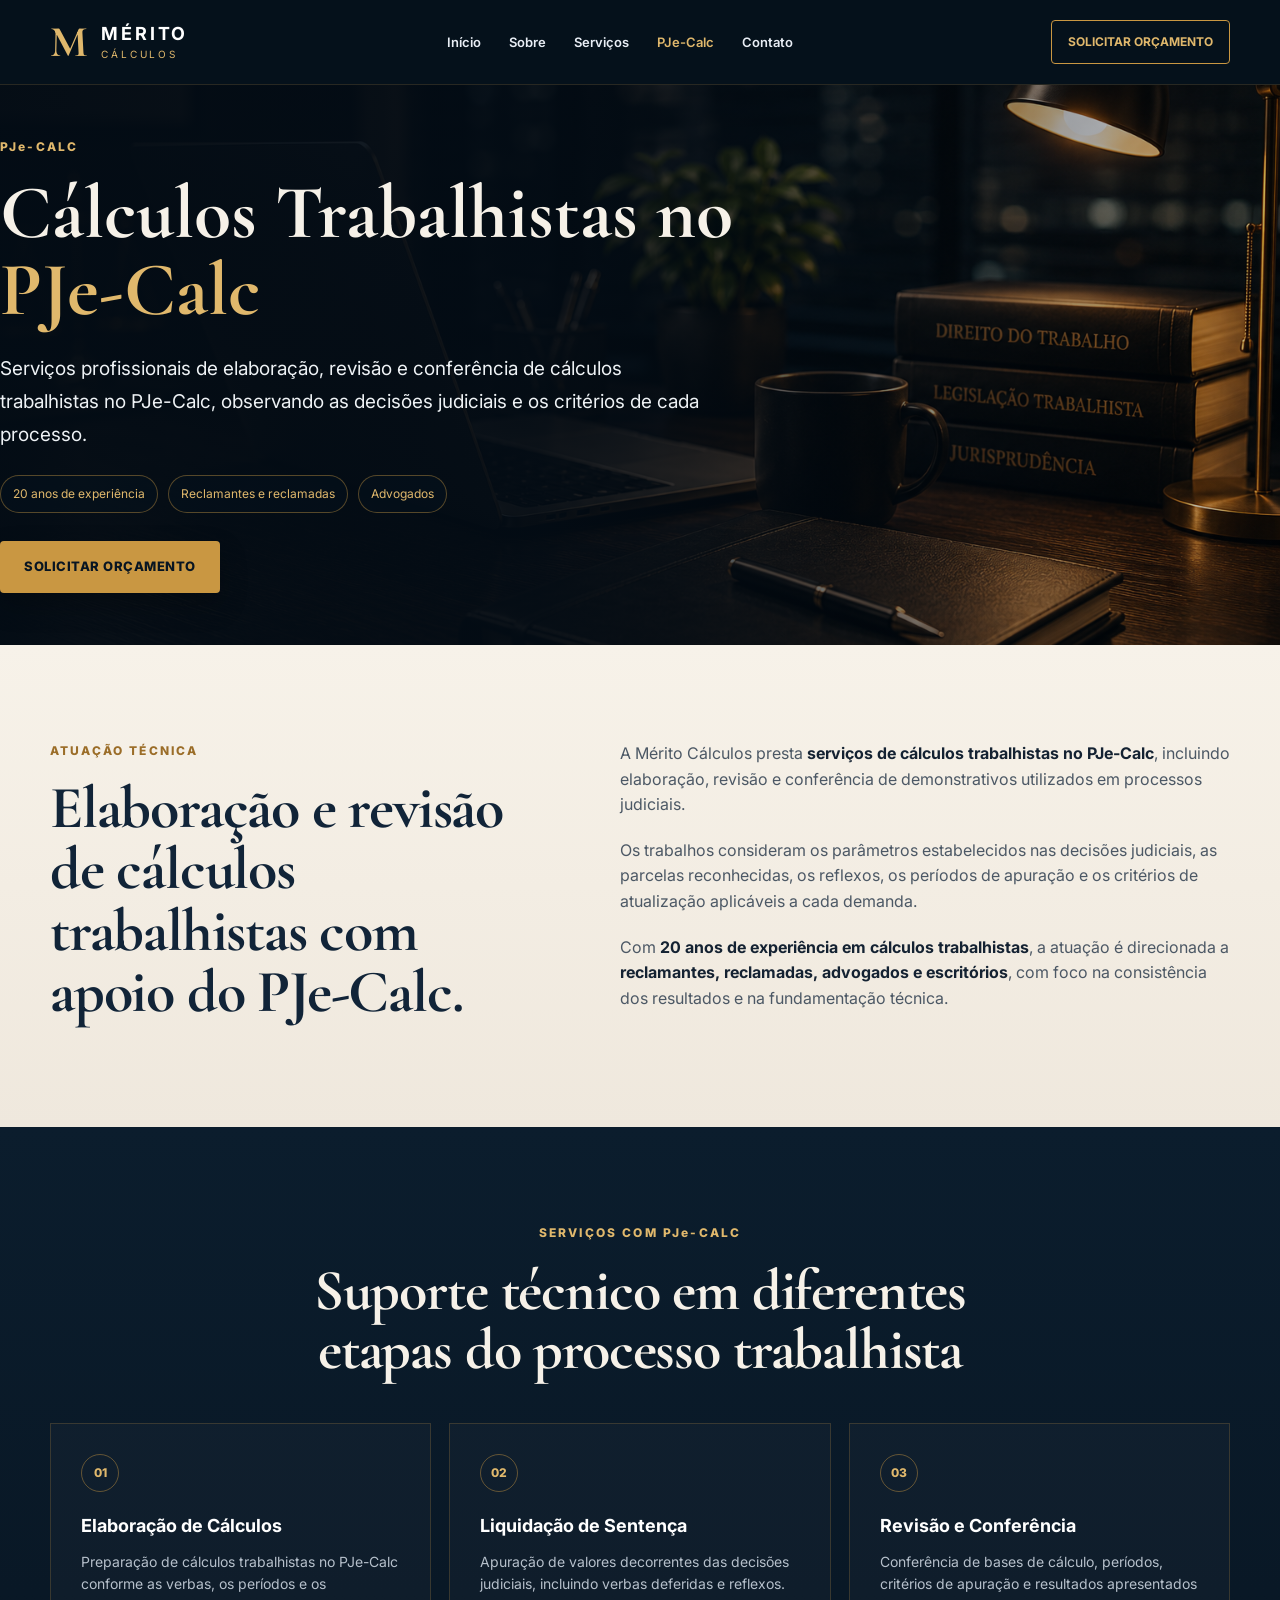
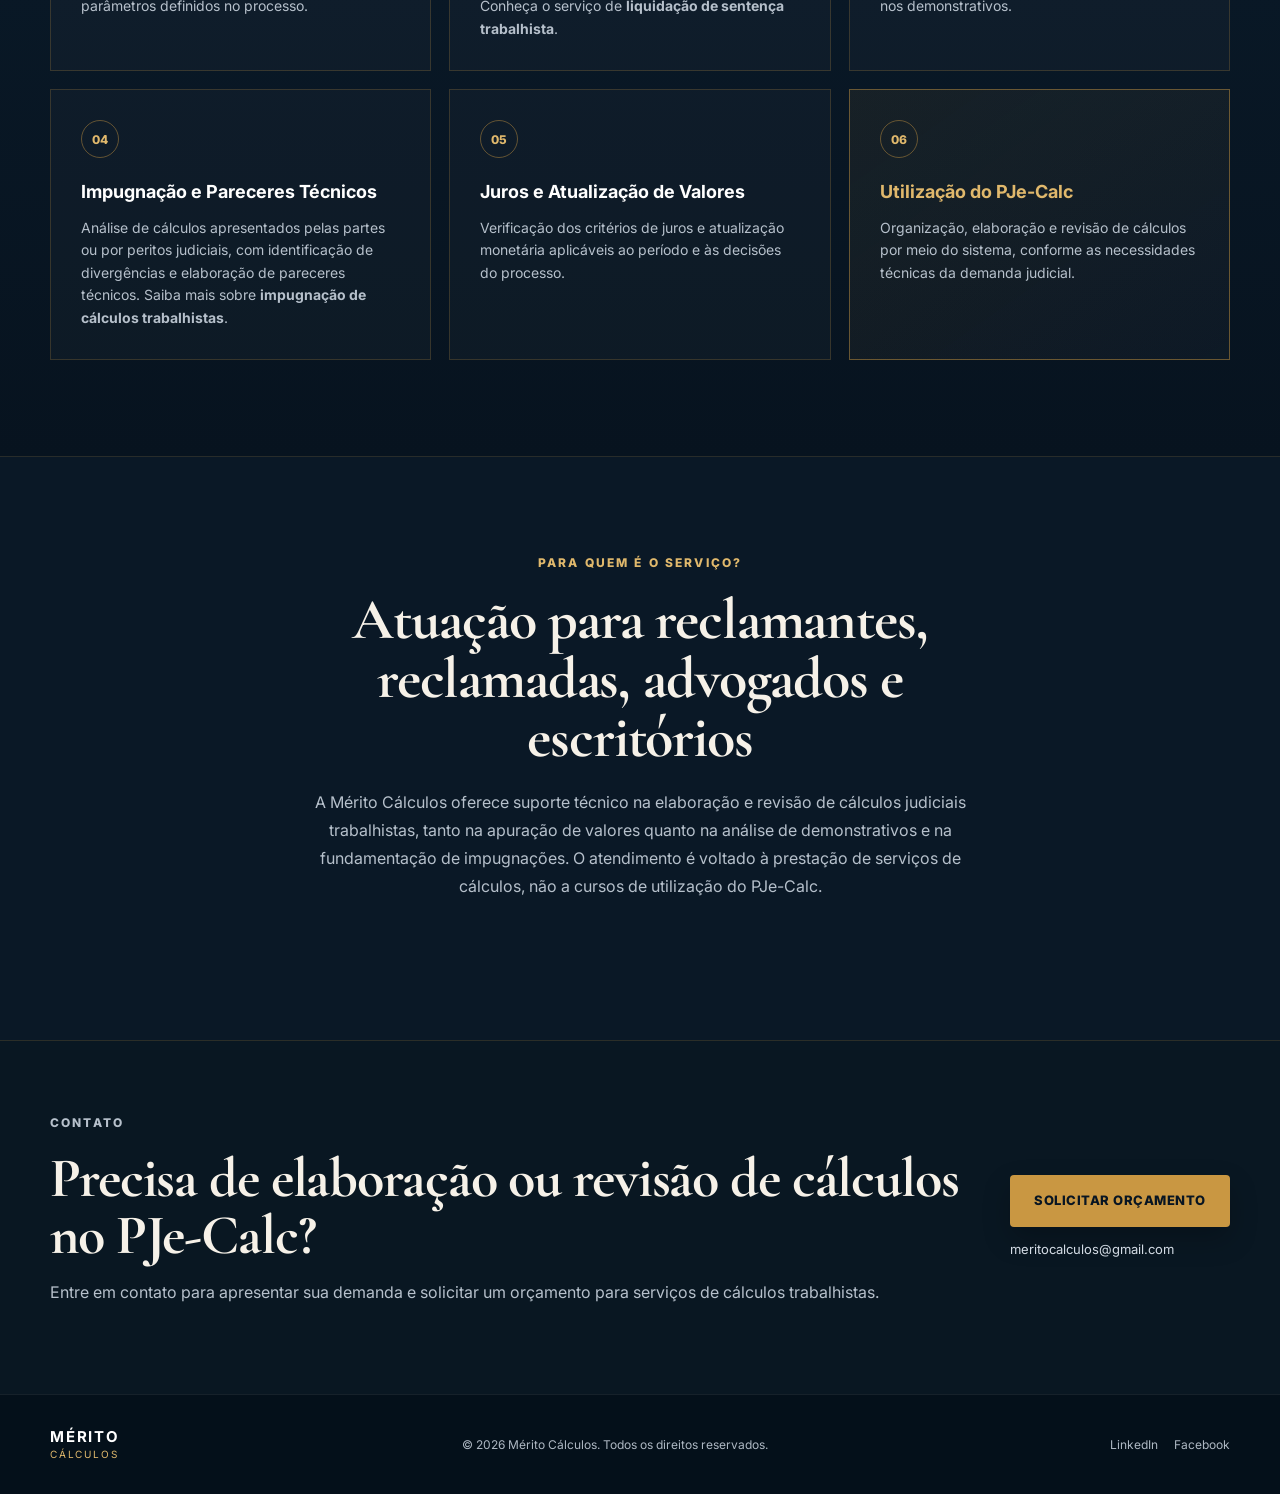
<file: pjecalc.html>
<!DOCTYPE html>
<html lang="pt-BR">
<head>
  <!-- Google Analytics -->
  <script async src="https://www.googletagmanager.com/gtag/js?id=G-BDPS4C296Q"></script>
  <script>
    window.dataLayer = window.dataLayer || [];
    function gtag(){dataLayer.push(arguments);}
    gtag('js', new Date());
    gtag('config', 'G-BDPS4C296Q');
  </script>
  <meta charset="UTF-8">
  <meta name="viewport" content="width=device-width, initial-scale=1.0">
  <title>Cálculos Trabalhistas no PJe-Calc | Mérito Cálculos</title>
  <meta name="description" content="Elaboração, revisão e conferência de cálculos trabalhistas no PJe-Calc para advogados, empresas e reclamantes. Liquidação de sentença e pareceres técnicos.">
  <meta name="robots" content="index, follow, max-image-preview:large">
  <link rel="canonical" href="https://meritocalculos.com.br/pjecalc.html">
  <meta property="og:locale" content="pt_BR">
  <meta property="og:type" content="website">
  <meta property="og:site_name" content="Mérito Cálculos">
  <meta property="og:title" content="Cálculos Trabalhistas no PJe-Calc | Mérito Cálculos">
  <meta property="og:description" content="Serviços de elaboração e revisão de cálculos trabalhistas no PJe-Calc, liquidação de sentença e análise técnica para impugnações.">
  <meta property="og:url" content="https://meritocalculos.com.br/pjecalc.html">
  <meta property="og:image" content="https://meritocalculos.com.br/hero-office.png">
  <link rel="stylesheet" href="style.css">
  <script type="application/ld+json">
  {
    "@context":"https://schema.org",
    "@type":"Service",
    "name":"Cálculos Trabalhistas no PJe-Calc",
    "serviceType":"Elaboração, revisão e conferência de cálculos trabalhistas no PJe-Calc",
    "url":"https://meritocalculos.com.br/pjecalc.html",
    "provider":{"@type":"Organization","name":"Mérito Cálculos","url":"https://meritocalculos.com.br/"},
    "audience":[
      {"@type":"Audience","audienceType":"Reclamantes"},
      {"@type":"Audience","audienceType":"Reclamadas"},
      {"@type":"Audience","audienceType":"Advogados"}
    ],
    "areaServed":"BR"
  }
  </script>
</head>
<body>
  <header class="topbar">
    <div class="container nav-wrap">
      <a class="brand" href="index.html" aria-label="Mérito Cálculos">
        <span class="brand-mark">M</span>
        <span class="brand-text"><strong>MÉRITO</strong><small>CÁLCULOS</small></span>
      </a>
      <nav class="nav">
        <a href="index.html">Início</a>
        <a href="index.html#sobre">Sobre</a>
        <a href="index.html#servicos">Serviços</a>
        <a href="pjecalc.html" aria-current="page">PJe-Calc</a>
        <a href="index.html#contato">Contato</a>
      </nav>
      <a class="top-cta" target="_blank" rel="noopener noreferrer"
         href="https://mail.google.com/mail/?view=cm&amp;fs=1&amp;to=meritocalculos@gmail.com&amp;su=Solicita%C3%A7%C3%A3o%20de%20or%C3%A7amento%20-%20PJe-Calc">Solicitar orçamento</a>
    </div>
  </header>

  <main>
    <section class="subhero">
      <div class="container subhero-grid">
        <div>
          <p class="eyebrow">PJe-CALC</p>
          <h1>Cálculos Trabalhistas no <span>PJe-Calc</span></h1>
          <p class="subhero-lead">Serviços profissionais de elaboração, revisão e conferência de cálculos trabalhistas no PJe-Calc, observando as decisões judiciais e os critérios de cada processo.</p>
          <div class="subhero-badges">
            <span>20 anos de experiência</span>
            <span>Reclamantes e reclamadas</span>
            <span>Advogados</span>
          </div>
          <a class="cta" target="_blank" rel="noopener noreferrer"
             href="https://mail.google.com/mail/?view=cm&amp;fs=1&amp;to=meritocalculos@gmail.com&amp;su=Solicita%C3%A7%C3%A3o%20de%20or%C3%A7amento%20-%20PJe-Calc">SOLICITAR ORÇAMENTO</a>
        </div>
      </div>
    </section>

    <section class="section about">
      <div class="container about-grid">
        <div class="about-title">
          <p class="eyebrow">ATUAÇÃO TÉCNICA</p>
          <h2>Elaboração e revisão de cálculos trabalhistas com apoio do PJe-Calc.</h2>
        </div>
        <div class="about-copy">
          <p>A Mérito Cálculos presta <strong>serviços de cálculos trabalhistas no PJe-Calc</strong>, incluindo elaboração, revisão e conferência de demonstrativos utilizados em processos judiciais.</p>
          <p>Os trabalhos consideram os parâmetros estabelecidos nas decisões judiciais, as parcelas reconhecidas, os reflexos, os períodos de apuração e os critérios de atualização aplicáveis a cada demanda.</p>
          <p>Com <strong>20 anos de experiência em cálculos trabalhistas</strong>, a atuação é direcionada a <strong>reclamantes, reclamadas, advogados e escritórios</strong>, com foco na consistência dos resultados e na fundamentação técnica.</p>
        </div>
      </div>
    </section>

    <section class="section services">
      <div class="container">
        <div class="section-heading">
          <p class="eyebrow">SERVIÇOS COM PJe-CALC</p>
          <h2>Suporte técnico em diferentes etapas do processo trabalhista</h2>
        </div>
        <div class="cards">
          <article class="card"><span>01</span><h3>Elaboração de Cálculos</h3><p>Preparação de cálculos trabalhistas no PJe-Calc conforme as verbas, os períodos e os parâmetros definidos no processo.</p></article>
          <article class="card"><span>02</span><h3>Liquidação de Sentença</h3><p>Apuração de valores decorrentes das decisões judiciais, incluindo verbas deferidas e reflexos. Conheça o serviço de <a href="liquidacao-sentenca-trabalhista.html"><strong>liquidação de sentença trabalhista</strong></a>.</p></article>
          <article class="card"><span>03</span><h3>Revisão e Conferência</h3><p>Conferência de bases de cálculo, períodos, critérios de apuração e resultados apresentados nos demonstrativos.</p></article>
          <article class="card"><span>04</span><h3>Impugnação e Pareceres Técnicos</h3><p>Análise de cálculos apresentados pelas partes ou por peritos judiciais, com identificação de divergências e elaboração de pareceres técnicos. Saiba mais sobre <a href="impugnacao-calculos-trabalhistas.html"><strong>impugnação de cálculos trabalhistas</strong></a>.</p></article>
          <article class="card"><span>05</span><h3>Juros e Atualização de Valores</h3><p>Verificação dos critérios de juros e atualização monetária aplicáveis ao período e às decisões do processo.</p></article>
          <article class="card pjecalc-card"><span>06</span><h3>Utilização do PJe-Calc</h3><p>Organização, elaboração e revisão de cálculos por meio do sistema, conforme as necessidades técnicas da demanda judicial.</p></article>
        </div>
      </div>
    </section>

    <section class="section pjecalc-audience">
      <div class="container">
        <div class="section-heading">
          <p class="eyebrow">PARA QUEM É O SERVIÇO?</p>
          <h2>Atuação para reclamantes, reclamadas, advogados e escritórios</h2>
          <p class="section-intro">A Mérito Cálculos oferece suporte técnico na elaboração e revisão de cálculos judiciais trabalhistas, tanto na apuração de valores quanto na análise de demonstrativos e na fundamentação de impugnações. O atendimento é voltado à prestação de serviços de cálculos, não a cursos de utilização do PJe-Calc.</p>
        </div>
      </div>
    </section>

    <section class="contact" id="contato">
      <div class="container contact-grid">
        <div>
          <p class="eyebrow">CONTATO</p>
          <h2>Precisa de elaboração ou revisão de cálculos no PJe-Calc?</h2>
          <p>Entre em contato para apresentar sua demanda e solicitar um orçamento para serviços de cálculos trabalhistas.</p>
        </div>
        <div class="contact-actions">
          <a class="cta" target="_blank" rel="noopener noreferrer"
             href="https://mail.google.com/mail/?view=cm&amp;fs=1&amp;to=meritocalculos@gmail.com&amp;su=Solicita%C3%A7%C3%A3o%20de%20or%C3%A7amento%20-%20PJe-Calc">SOLICITAR ORÇAMENTO</a>
          <a href="mailto:meritocalculos@gmail.com" class="email">meritocalculos@gmail.com</a>
        </div>
      </div>
    </section>
  </main>

  <footer>
    <div class="container footer-grid">
      <div class="footer-brand"><strong>MÉRITO</strong><span>CÁLCULOS</span></div>
      <p>© 2026 Mérito Cálculos. Todos os direitos reservados.</p>
      <div class="socials">
        <a href="https://www.linkedin.com/in/m%C3%A9rito-c%C3%A1lculos-judiciais-287263148/" target="_blank" rel="noopener noreferrer">LinkedIn</a>
        <a href="https://www.facebook.com/calculos.merito/?locale=pt_BR" target="_blank" rel="noopener noreferrer">Facebook</a>
      </div>
    </div>
  </footer>
</body>
</html>
</file>
<file: style.css>
@import url('https://fonts.googleapis.com/css2?family=Cormorant+Garamond:wght@500;600;700&family=Inter:wght@400;500;600;700;800&display=swap');

:root{
  --bg:#07131f;
  --bg2:#0b1d2d;
  --gold:#c99742;
  --gold2:#e0b86c;
  --cream:#f6f1e8;
  --text:#e9eef5;
  --muted:#b6c0cb;
  --line:rgba(255,255,255,.12);
}

*{box-sizing:border-box}
html{scroll-behavior:smooth}
body{margin:0;background:var(--bg);color:var(--text);font-family:Inter,Arial,sans-serif;line-height:1.6}
a{text-decoration:none;color:inherit}
.container{width:min(1180px,calc(100% - 40px));margin:0 auto}

.topbar{
  position:sticky;top:0;z-index:50;
  background:rgba(6,17,28,.94);
  backdrop-filter:blur(10px);
  border-bottom:1px solid rgba(201,151,66,.18);
}
.nav-wrap{height:84px;display:grid;grid-template-columns:auto 1fr auto;align-items:center;gap:34px}
.brand{display:flex;align-items:center;gap:13px}
.brand-mark{
  font-family:"Cormorant Garamond",serif;font-size:44px;line-height:1;color:var(--gold2);font-weight:700
}
.brand-text{display:flex;flex-direction:column;line-height:1;letter-spacing:.18em}
.brand-text strong{font-size:18px;color:white}
.brand-text small{font-size:10px;color:var(--gold2);margin-top:6px}
.nav{display:flex;justify-content:center;gap:28px;font-size:13px;font-weight:600}
.nav a{position:relative}
.nav a:after{content:"";position:absolute;left:0;right:0;bottom:-10px;height:2px;background:var(--gold);transform:scaleX(0);transition:.2s}
.nav a:hover:after{transform:scaleX(1)}
.top-cta{border:1px solid var(--gold);padding:11px 16px;border-radius:4px;color:var(--gold2);font-size:12px;font-weight:700;text-transform:uppercase}

.hero{
  min-height:620px;
  position:relative;
  background-color:#07131f;
  background-image:
    linear-gradient(90deg,rgba(3,12,21,.98) 0%,rgba(3,12,21,.91) 38%,rgba(3,12,21,.48) 65%,rgba(3,12,21,.14) 100%),
    url('hero-office.png');
  background-position:center, right center;
  background-size:cover, cover;
  background-repeat:no-repeat, no-repeat;
  display:flex;align-items:center
}
.hero-overlay{position:absolute;inset:0;background:linear-gradient(180deg,rgba(0,0,0,.12),rgba(0,0,0,.22))}
.hero-content{position:relative;z-index:2}
.hero-copy{max-width:700px;padding:80px 0}
.eyebrow{margin:0 0 18px;color:var(--gold2);font-size:12px;letter-spacing:.18em;font-weight:800}
.hero h1,.section h2,.contact h2{
  font-family:"Cormorant Garamond",serif;
  margin:0;color:var(--cream);line-height:1.02;letter-spacing:-.02em
}
.hero h1{font-size:clamp(48px,6vw,76px);margin-bottom:26px}
.hero h1 span{color:var(--gold2)}
.hero-text{font-size:20px;max-width:580px;color:#f0f3f6;margin-bottom:30px}
.hero-text strong{color:var(--gold2)}
.cta{
  display:inline-flex;align-items:center;justify-content:center;
  min-height:52px;padding:0 24px;background:var(--gold);color:#081522;
  font-weight:800;font-size:13px;letter-spacing:.04em;border-radius:4px;
  box-shadow:0 12px 28px rgba(0,0,0,.22);transition:.2s
}
.cta:hover{transform:translateY(-2px);background:var(--gold2)}

.highlights{background:#0a1826;border-top:1px solid rgba(201,151,66,.22);border-bottom:1px solid rgba(201,151,66,.22)}
.highlights-grid{display:grid;grid-template-columns:repeat(3,1fr)}
.highlight{display:flex;gap:18px;padding:28px 26px;border-right:1px solid var(--line);align-items:flex-start}
.highlight:last-child{border-right:none}
.num{color:var(--gold2);font-weight:800;font-size:18px;min-width:36px}
.highlight strong{display:block;color:white;font-size:14px;margin-bottom:4px}
.highlight p{margin:0;color:var(--muted);font-size:12px}

.section{padding:96px 0}
.about{background:linear-gradient(180deg,#f7f2e9,#efe8dd);color:#142232}
.about-grid{display:grid;grid-template-columns:.9fr 1.1fr;gap:70px;align-items:start}
.about .eyebrow{color:#9b6d28}
.about h2{color:#112438;font-size:clamp(40px,5vw,60px)}
.about-copy p{font-size:16px;color:#4c5865;margin-top:0;margin-bottom:20px}
.about-copy strong{color:#142232}

.services{background:linear-gradient(180deg,#0b1d2d,#07131f)}
.section-heading{text-align:center;max-width:700px;margin:0 auto 44px}
.section-heading h2{font-size:clamp(40px,5vw,58px)}
.cards{display:grid;grid-template-columns:repeat(3,1fr);gap:18px}
.card{
  border:1px solid rgba(201,151,66,.22);background:rgba(255,255,255,.025);
  padding:30px;min-height:235px;transition:.2s
}
.card:hover{transform:translateY(-4px);border-color:rgba(201,151,66,.55);background:rgba(255,255,255,.04)}
.card span{display:inline-flex;width:38px;height:38px;border:1px solid rgba(201,151,66,.45);align-items:center;justify-content:center;border-radius:50%;color:var(--gold2);font-size:12px;font-weight:800}
.card h3{color:white;font-size:18px;margin:20px 0 10px}
.card p{color:var(--muted);font-size:14px;margin:0}

.contact{padding:72px 0;background:#091722;border-top:1px solid rgba(201,151,66,.18)}
.contact-grid{display:grid;grid-template-columns:1fr auto;gap:40px;align-items:center}
.contact h2{font-size:clamp(38px,5vw,56px)}
.contact p{color:var(--muted)}
.contact-actions{display:flex;flex-direction:column;align-items:flex-start;gap:12px}
.email{font-size:13px;color:#d4dce5}
.email:hover{color:var(--gold2)}

footer{padding:28px 0;background:#04101a;border-top:1px solid rgba(255,255,255,.07);font-size:12px;color:#aeb8c3}
.footer-grid{display:grid;grid-template-columns:auto 1fr auto;align-items:center;gap:28px}
.footer-brand{display:flex;flex-direction:column;line-height:1;letter-spacing:.15em}
.footer-brand strong{color:white;font-size:15px}
.footer-brand span{color:var(--gold2);font-size:10px;margin-top:5px}
.footer-grid p{text-align:center}
.socials{display:flex;gap:16px}
.socials a:hover{color:var(--gold2)}

@media(max-width:900px){
  .nav{display:none}
  .nav-wrap{grid-template-columns:auto 1fr}
  .top-cta{justify-self:end}
  .hero{min-height:560px;background-position:58% 40%}
  .highlights-grid,.about-grid,.contact-grid{grid-template-columns:1fr}
  .highlight{border-right:none;border-bottom:1px solid var(--line)}
  .highlight:last-child{border-bottom:none}
  .cards{grid-template-columns:repeat(2,1fr)}
  .footer-grid{grid-template-columns:1fr;text-align:center}
  .footer-grid p{text-align:center}
  .footer-brand,.socials{align-items:center;justify-content:center}
}
@media(max-width:620px){
  .container{width:min(100% - 28px,1180px)}
  .topbar{position:static}
  .nav-wrap{height:72px;grid-template-columns:1fr}
  .top-cta{display:none}
  .hero{
    min-height:auto;
    background:
      linear-gradient(180deg,rgba(3,12,21,.88),rgba(3,12,21,.96)),
      url('hero-office.png') center/cover no-repeat
  }
  .hero-copy{padding:72px 0}
  .hero h1{font-size:48px}
  .hero-text{font-size:17px}
  .cta{width:100%}
  .section{padding:72px 0}
  .cards{grid-template-columns:1fr}
}

.section-intro {
  max-width: 850px;
  margin: 20px auto 0;
  color: var(--muted);
  font-size: 16px;
  line-height: 1.75;
}
.pjecalc-card {
  border-color: rgba(201,151,66,.48);
  background: linear-gradient(145deg, rgba(201,151,66,.08), rgba(255,255,255,.025));
}
.pjecalc-card h3 {
  color: var(--gold2);
}

/* Página PJe-Calc */
.subhero{
  min-height:560px;
  display:flex;
  align-items:center;
  background:
    linear-gradient(90deg,rgba(3,12,21,.98) 0%,rgba(3,12,21,.92) 42%,rgba(3,12,21,.52) 68%,rgba(3,12,21,.20) 100%),
    url('hero-office.png') right center/cover no-repeat;
}
.subhero-grid{width:100%}
.subhero h1{
  font-family:"Cormorant Garamond",serif;
  font-size:clamp(50px,6vw,76px);
  line-height:1.02;
  color:var(--cream);
  margin:0 0 22px;
  max-width:760px;
}
.subhero h1 span{color:var(--gold2)}
.subhero-lead{max-width:700px;color:#eef2f5;font-size:19px;line-height:1.75;margin-bottom:24px}
.subhero-badges{display:flex;flex-wrap:wrap;gap:10px;margin-bottom:28px}
.subhero-badges span{border:1px solid rgba(201,151,66,.42);color:var(--gold2);padding:8px 12px;font-size:12px;border-radius:999px;background:rgba(7,19,31,.42)}
.card-link{margin-top:18px!important}
.card-link a{color:var(--gold2);font-weight:700}
.card-link a:hover{text-decoration:underline}
.pjecalc-audience{background:#0a1826;border-top:1px solid rgba(201,151,66,.16)}
.nav a[aria-current="page"]{color:var(--gold2)}
@media(max-width:620px){
  .subhero{
    min-height:auto;
    background:
      linear-gradient(180deg,rgba(3,12,21,.88),rgba(3,12,21,.97)),
      url('hero-office.png') center/cover no-repeat;
  }
  .subhero-grid{padding:74px 0}
  .subhero h1{font-size:48px}
  .subhero-lead{font-size:17px}
}
</file>
